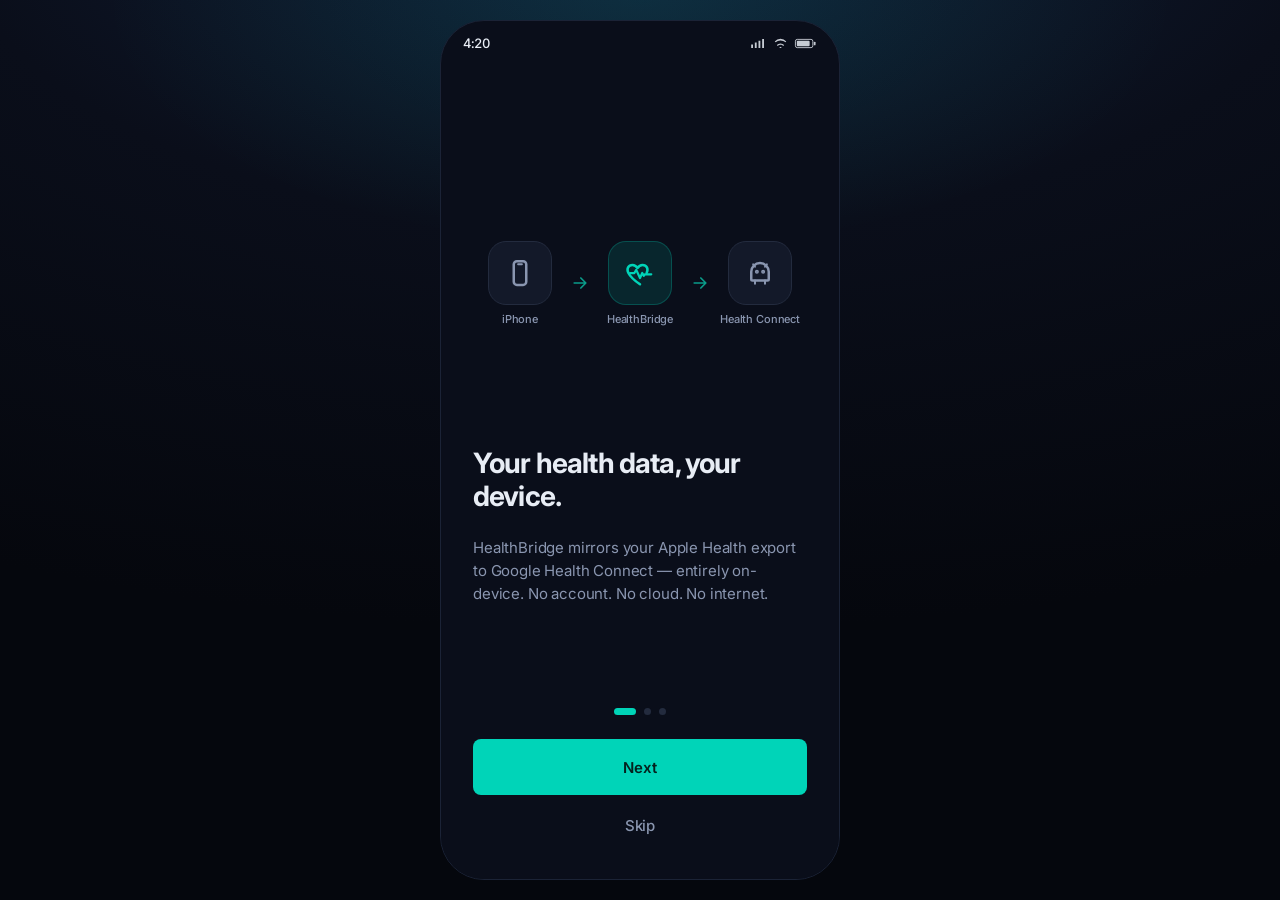
<file: index.html>
<!DOCTYPE html>
<html lang="en">
<head>
  <meta charset="UTF-8" />
  <meta http-equiv="refresh" content="0; url=./web-prototype/" />
  <title>HealthBridge</title>
  <link rel="canonical" href="./web-prototype/" />
  <style>
    html,body{height:100%;margin:0;background:#0A0E1A;color:#8A96B0;
      font-family:-apple-system,Segoe UI,Roboto,sans-serif;display:grid;place-items:center}
    a{color:#00D4B8;text-decoration:none}
  </style>
</head>
<body>
  <p>Opening HealthBridge… &nbsp;<a href="./web-prototype/">Tap here if it doesn’t redirect.</a></p>
  <script>location.replace('./web-prototype/');</script>
</body>
</html>
</file>
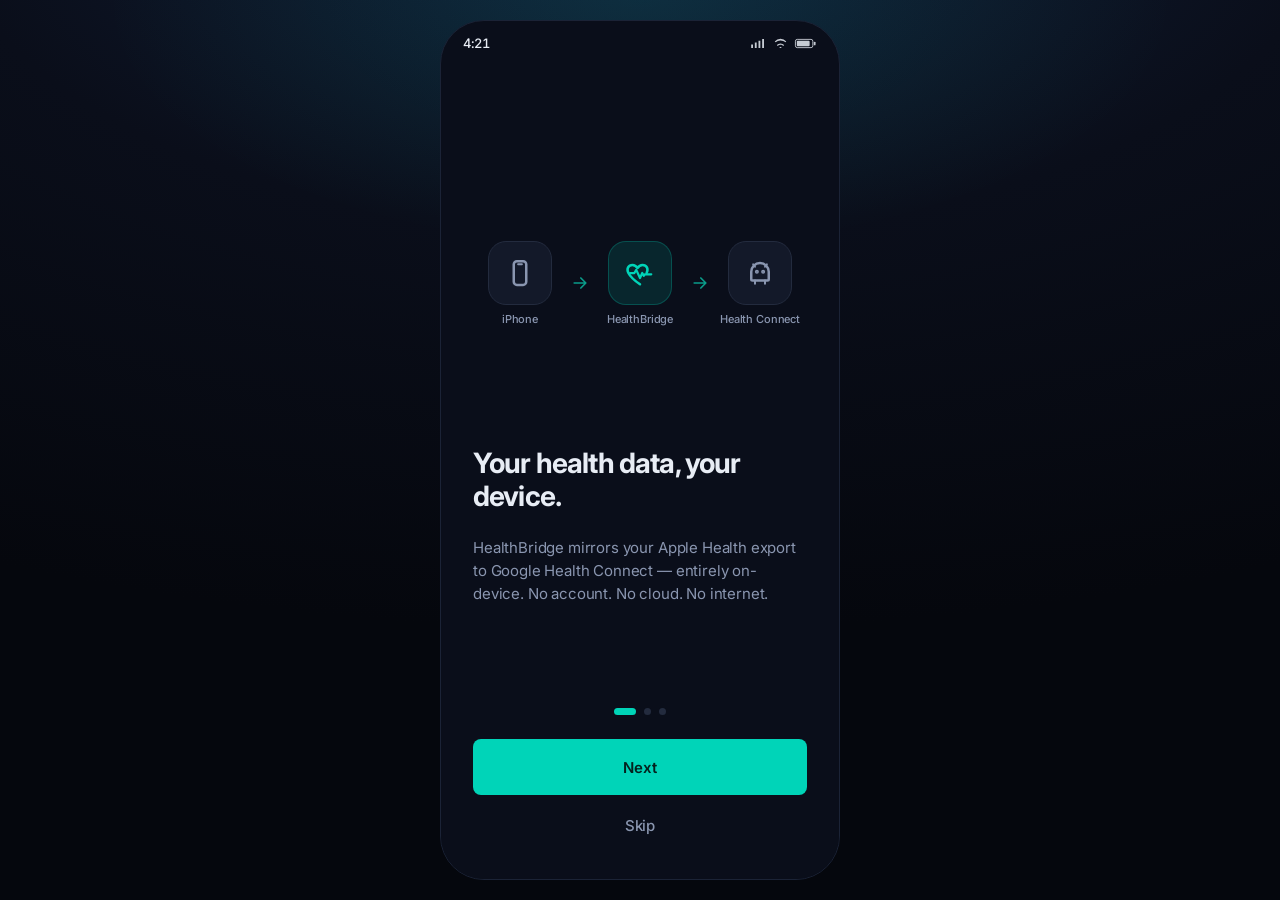
<file: web-prototype/index.html>
<!DOCTYPE html>
<html lang="en">
<head>
  <meta charset="UTF-8" />
  <meta name="viewport" content="width=device-width, initial-scale=1.0, maximum-scale=1.0, user-scalable=no" />
  <meta name="theme-color" content="#0A0E1A" />
  <title>HealthBridge</title>

  <!-- PWA: installable + offline (matches the app's no-network design) -->
  <link rel="manifest" href="manifest.webmanifest" />
  <link rel="icon" href="icons/favicon-32.png" sizes="32x32" />
  <link rel="apple-touch-icon" href="icons/apple-touch-icon.png" />
  <meta name="mobile-web-app-capable" content="yes" />
  <meta name="apple-mobile-web-app-capable" content="yes" />
  <meta name="apple-mobile-web-app-status-bar-style" content="black-translucent" />
  <meta name="apple-mobile-web-app-title" content="HealthBridge" />

  <!-- Inter for labels/headers/body, Roboto Mono for data values (per PRD typography roles) -->
  <link rel="preconnect" href="https://fonts.googleapis.com" />
  <link rel="preconnect" href="https://fonts.gstatic.com" crossorigin />
  <link href="https://fonts.googleapis.com/css2?family=Inter:wght@400;500;600;700&family=Roboto+Mono:wght@400;500;600&display=swap" rel="stylesheet" />

  <link rel="stylesheet" href="styles.css" />
</head>
<body>
  <!-- Ambient deep-navy field behind the device, per PRD: "linear gradients of deep navy to near-black" -->
  <div class="ambient" aria-hidden="true"></div>

  <!-- The device. On desktop it reads as a phone; on mobile it fills the screen.
       (No role="application" — that suppresses the screen-reader virtual cursor.) -->
  <div class="device" aria-label="HealthBridge">
    <!-- Faux Android status bar — decorative chrome, hidden from assistive tech. -->
    <div class="statusbar" aria-hidden="true">
      <span class="statusbar__time" id="sb-time">9:41</span>
      <span class="statusbar__icons">
        <svg viewBox="0 0 18 12" width="17" height="11" aria-hidden="true"><path d="M1 11h2V7H1v4zm4 0h2V5H5v6zm4 0h2V3H9v8zm4 0h2V1h-2v10z" fill="currentColor"/></svg>
        <svg viewBox="0 0 16 12" width="15" height="11" aria-hidden="true"><path d="M8 2.6c2 0 3.9.8 5.3 2.1l1-1A9 9 0 0 0 8 .9 9 9 0 0 0 1.7 3.7l1 1A7.4 7.4 0 0 1 8 2.6zM4 7.7l1 1A4.3 4.3 0 0 1 8 7.4c1.1 0 2.2.4 3 1.3l1-1A5.7 5.7 0 0 0 8 6 5.7 5.7 0 0 0 4 7.7zM8 9.6 9.5 11 8 11 6.5 11 8 9.6z" fill="currentColor"/></svg>
        <svg viewBox="0 0 24 12" width="23" height="11" aria-hidden="true"><rect x="1" y="1.5" width="19" height="9" rx="2" stroke="currentColor" fill="none"/><rect x="2.5" y="3" width="14" height="6" rx="1" fill="currentColor"/><rect x="21" y="4" width="2" height="4" rx="1" fill="currentColor"/></svg>
      </span>
    </div>

    <!-- Screens are rendered into the stage by the router. The active screen's <h1>
         names the view; this is the main landmark. -->
    <main class="stage" id="stage"></main>

    <!-- Bottom-sheet host (settings confirmations, file picker). Inert until opened. -->
    <div class="sheet-host" id="sheet-host" aria-hidden="true"></div>

    <!-- Toast host — a polite status region. -->
    <div class="toast-host" id="toast-host" role="status" aria-live="polite" aria-atomic="true"></div>

    <!-- Route/progress announcer: navigation + pipeline milestones for screen readers. -->
    <div id="route-announcer" class="sr-only" role="status" aria-live="polite" aria-atomic="true"></div>
  </div>

  <!-- Plain scripts (no build step, no ES-module CORS issues) sharing a global HB namespace -->
  <script src="data.js"></script>
  <script src="icons.js"></script>
  <script src="app.js"></script>
  <script src="screens.js"></script>
  <script>
    HB.boot();
    // register the offline service worker only when hosted (SW is unavailable on file://)
    if ('serviceWorker' in navigator && location.protocol.startsWith('http')) {
      window.addEventListener('load', () => navigator.serviceWorker.register('sw.js').catch(() => {}));
    }
  </script>
</body>
</html>
</file>
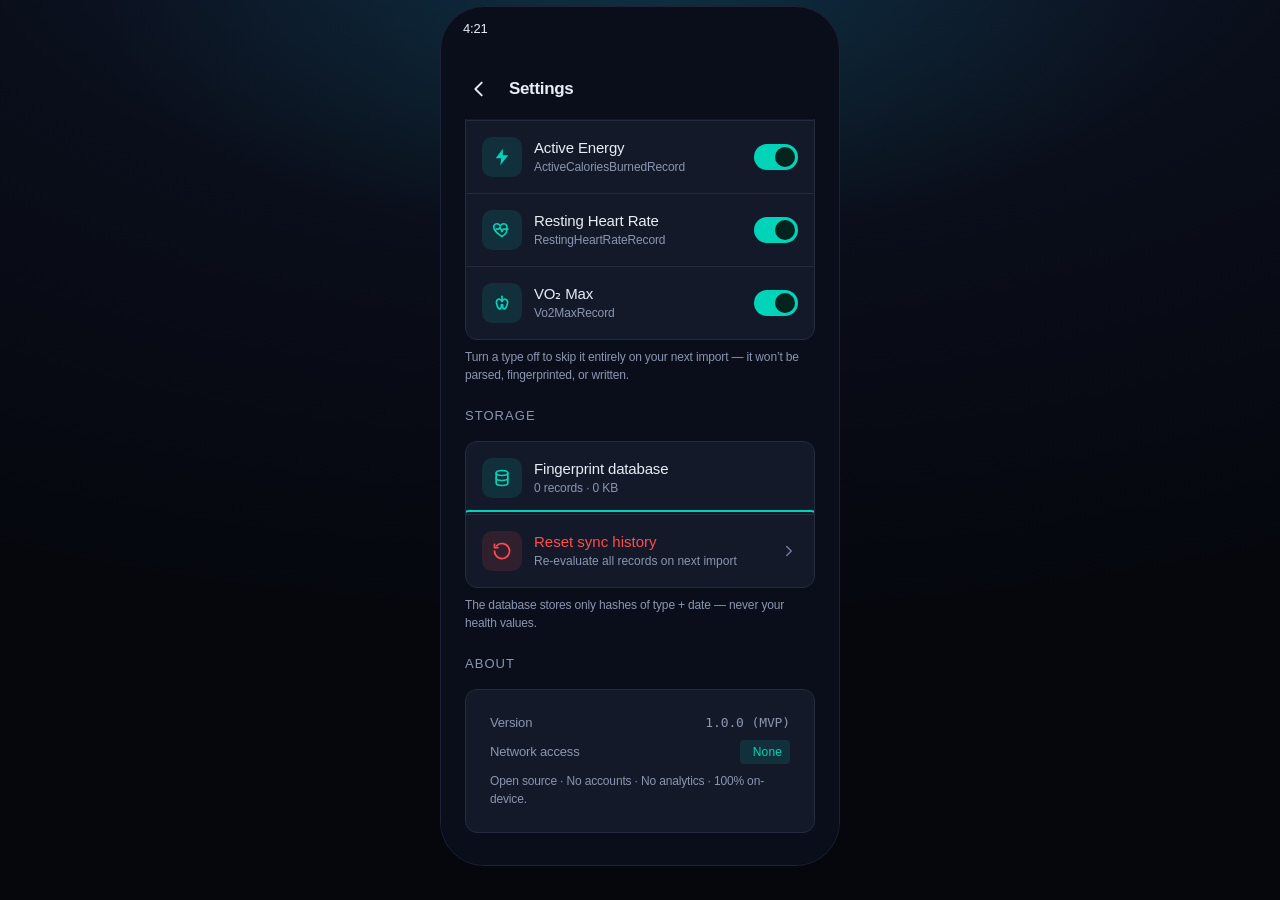
<file: web-prototype/a11ycheck.html>
<!DOCTYPE html>
<html lang="en">
<head>
  <meta charset="UTF-8" />
  <title>A11Y pending</title>
  <link rel="stylesheet" href="styles.css" />
</head>
<body>
  <div class="ambient"></div>
  <div class="device" aria-label="HealthBridge">
    <div class="statusbar" aria-hidden="true"><span id="sb-time">9:41</span></div>
    <main class="stage" id="stage"></main>
    <div class="sheet-host" id="sheet-host" aria-hidden="true"></div>
    <div class="toast-host" id="toast-host" role="status" aria-live="polite"></div>
    <div id="route-announcer" class="sr-only" role="status" aria-live="polite"></div>
  </div>

  <script src="data.js"></script>
  <script src="icons.js"></script>
  <script src="app.js"></script>
  <script src="screens.js"></script>
  <script>
  (function () {
    const fails = [], log = [];
    const ok = (name, cond) => { if (cond) log.push('OK ' + name); else fails.push('FAIL ' + name); };
    const active = () => document.querySelector('#stage .screen.active');
    function waitFor(desc, pred, then, t) {
      const s = performance.now();
      const iv = setInterval(() => {
        let v = false; try { v = pred(); } catch (e) {}
        if (v) { clearInterval(iv); then(); }
        else if (performance.now() - s > (t || 4000)) { clearInterval(iv); fails.push('TIMEOUT ' + desc); finish(); }
      }, 40);
    }
    function finish() {
      const pass = fails.length === 0;
      document.title = 'A11Y ' + (pass ? 'PASS' : 'FAIL') + ' checks=' + (log.length + fails.length) +
        ' fails=' + fails.length + (fails.length ? ' :: ' + fails.join(' | ') : '');
      const d = document.createElement('div'); d.id = 'a11y-result'; d.textContent = document.title;
      document.body.appendChild(d);
    }

    HB.boot();
    // jump straight to Settings (has switches + the destructive confirm dialog)
    HB.engine.grantAllPermissions();
    HB.reset('settings');

    waitFor('settings ready', () => active() && active().dataset.screen === 'settings' && !HB.isAnimating(), () => {
      const scr = active();
      // --- static semantics ---
      ok('exactly one <h1> on screen', scr.querySelectorAll('h1').length === 1);
      ok('has section <h2> headings', scr.querySelectorAll('h2').length >= 2);
      ok('7 role=switch toggles', scr.querySelectorAll('input[role="switch"]').length === 7);
      ok('stage is <main> landmark', document.getElementById('stage').tagName.toLowerCase() === 'main');
      ok('route-announcer is a live region', (document.getElementById('route-announcer') || {}).getAttribute &&
        document.getElementById('route-announcer').getAttribute('aria-live') === 'polite');
      ok('decorative icons are aria-hidden', !!scr.querySelector('svg[aria-hidden="true"]'));

      // --- open the destructive confirm dialog (last settings row) ---
      const rows = scr.querySelectorAll('.slist .srow');
      const trigger = rows[rows.length - 1];
      trigger.focus();
      const triggerWasFocused = document.activeElement === trigger;
      trigger.click();

      waitFor('dialog open', () => document.getElementById('sheet-host').classList.contains('is-open'), () => {
        const sheet = document.querySelector('#sheet-host .sheet');
        ok('dialog has role=dialog', sheet && sheet.getAttribute('role') === 'dialog');
        ok('dialog is aria-modal', sheet && sheet.getAttribute('aria-modal') === 'true');
        ok('dialog labelled by title', sheet && !!sheet.getAttribute('aria-labelledby') &&
          !!document.getElementById(sheet.getAttribute('aria-labelledby')));
        ok('background <main> is inert', document.getElementById('stage').hasAttribute('inert'));
        ok('focus moved into dialog', sheet && sheet.contains(document.activeElement));

        // --- Escape should close + restore focus + un-inert ---
        document.dispatchEvent(new KeyboardEvent('keydown', { key: 'Escape', bubbles: true }));
        waitFor('dialog closed on Escape', () => !document.getElementById('sheet-host').classList.contains('is-open'), () => {
          ok('background no longer inert', !document.getElementById('stage').hasAttribute('inert'));
          ok('focus restored to trigger', triggerWasFocused && document.activeElement === trigger);
          // --- Tab focus trap: re-open and verify wrap ---
          trigger.click();
          waitFor('dialog reopen', () => document.getElementById('sheet-host').classList.contains('is-open'), () => {
            const sheet2 = document.querySelector('#sheet-host .sheet');
            const tabbables = HB._tabbable(sheet2);
            ok('dialog has focusable controls', tabbables.length >= 1);
            // focus last, Tab forward → should wrap to first
            const last = tabbables[tabbables.length - 1];
            last.focus();
            document.dispatchEvent(new KeyboardEvent('keydown', { key: 'Tab', bubbles: true }));
            ok('Tab wraps from last → first (focus stays trapped)', sheet2.contains(document.activeElement));
            HB._closeSheet && HB._closeSheet();
            setTimeout(finish, 200);
          });
        });
      });
    }, 6000);
  })();
  </script>
</body>
</html>
</file>
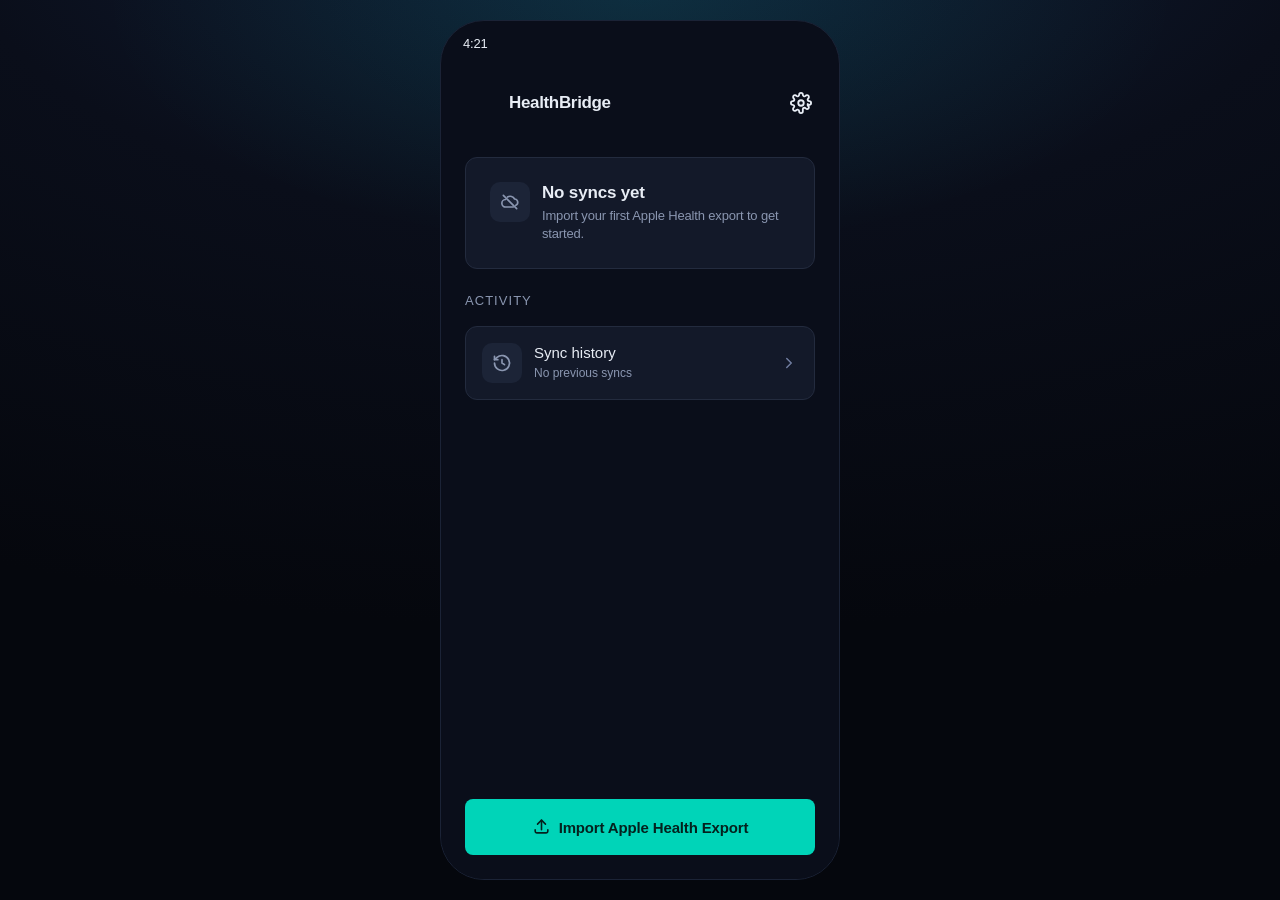
<file: web-prototype/selftest.html>
<!DOCTYPE html>
<html lang="en">
<head>
  <meta charset="UTF-8" />
  <meta name="viewport" content="width=device-width, initial-scale=1.0" />
  <title>SELFTEST pending</title>
  <link rel="stylesheet" href="styles.css" />
</head>
<body>
  <div class="ambient"></div>
  <main class="device">
    <div class="statusbar"><span class="statusbar__time" id="sb-time">9:41</span></div>
    <div class="stage" id="stage"></div>
    <div class="sheet-host" id="sheet-host"></div>
    <div class="toast-host" id="toast-host"></div>
  </main>

  <script src="data.js"></script>
  <script src="icons.js"></script>
  <script src="app.js"></script>
  <script src="screens.js"></script>
  <script>
  /* Drives the real app through the entire flow, exercising real click
     handlers, and reports any thrown/async errors via document.title. */
  (function () {
    const errs = [], log = [];
    window.addEventListener('error', e => errs.push('window.onerror: ' + (e.message || (e.error && e.error.message))));
    window.addEventListener('unhandledrejection', e => errs.push('unhandledrejection: ' + (e.reason && (e.reason.message || e.reason))));

    const $ = (sel, i = 0) => document.querySelectorAll(sel)[i];
    const active = () => document.querySelector('#stage .screen.active');
    const screenIs = n => { const el = active(); return el && el.dataset.screen === n; };
    // "ready" = on the screen AND its transition has settled (so HB.go won't be dropped)
    const ready = n => screenIs(n) && !HB.isAnimating();
    const click = (sel, i = 0) => { const el = $(sel, i); if (!el) throw new Error('missing element: ' + sel); el.click(); };

    function step(name, fn) { try { fn(); log.push('OK   ' + name); } catch (e) { errs.push('STEP ' + name + ': ' + e.message); } }

    // poll until pred() is true (virtual time advances under --virtual-time-budget)
    function waitFor(desc, pred, then, timeout) {
      const start = performance.now();
      const iv = setInterval(() => {
        let ok = false; try { ok = pred(); } catch (e) {}
        if (ok) { clearInterval(iv); then(); }
        else if (performance.now() - start > (timeout || 4000)) { clearInterval(iv); errs.push('TIMEOUT waiting for: ' + desc + ' (on ' + (active() && active().dataset.screen) + ')'); finish(); }
      }, 40);
    }

    function finish() {
      const ok = errs.length === 0;
      document.title = 'SELFTEST ' + (ok ? 'PASS' : 'FAIL') + ' steps=' + log.length + ' errors=' + errs.length + (errs.length ? ' :: ' + errs.join(' || ') : '');
      const box = document.createElement('div');
      box.id = 'selftest-result';
      box.setAttribute('data-pass', ok ? '1' : '0');
      box.textContent = document.title;
      document.body.appendChild(box);
    }

    // ---- the scripted journey ----
    function run() {
      HB.boot(); // → onboarding
      waitFor('onboarding', () => screenIs('onboarding'), () => {
        step('onboarding next 1', () => click('.ob .btn--primary'));
        setTimeout(() => {
          step('onboarding next 2', () => click('.ob .btn--primary'));
          setTimeout(() => {
            step('onboarding grant', () => click('.ob .btn--primary'));
            afterHome();
          }, 300);
        }, 300);
      });
    }

    function afterHome() {
      waitFor('home', () => ready('home'), () => {
        step('home → import', () => click('.screen__footer .btn--primary'));
        waitFor('import', () => ready('import'), () => {
          step('open file picker', () => click('.dropzone'));
          waitFor('picker sheet', () => document.getElementById('sheet-host').classList.contains('is-open'), () => {
            step('select valid file', () => click('#sheet-host .srow', 0)); // main export
            waitFor('cta enabled', () => { const b = $('.screen__footer .btn--primary'); return b && !b.disabled; }, () => {
              step('start processing', () => click('.screen__footer .btn--primary'));
              waitFor('processing', () => ready('processing'), () => {
                // processing auto-advances (~5.2s) → delta
                waitFor('delta', () => ready('delta'), afterDelta, 12000);
              });
            });
          });
        });
      });
    }

    function afterDelta() {
      step('expand delta row', () => click('.drow'));
      setTimeout(() => {
        step('collapse delta row', () => click('.drow'));
        step('delta → writing', () => click('.screen__footer .btn--primary'));
        waitFor('writing', () => ready('writing'), () => {
          waitFor('write complete (Done enabled)', () => { const b = $('.screen__footer .btn--primary'); return b && !b.disabled; }, () => {
            step('writing → home (Done)', () => click('.screen__footer .btn--primary'));
            waitFor('home (post-sync)', () => ready('home'), () => {
              step('home → history', () => click('.slist .srow'));
              waitFor('history', () => ready('history'), () => {
                step('expand history row', () => click('.drow'));
                afterSettings();
              });
            });
          }, 6000);
        });
      }, 250);
    }

    function afterSettings() {
      // jump to settings and exercise toggles + destructive reset sheet
      step('go settings', () => HB.go('settings'));
      waitFor('settings', () => ready('settings'), () => {
        step('toggle a data type', () => { const cb = $('.switch input'); cb.checked = !cb.checked; cb.dispatchEvent(new Event('change')); });
        step('open reset confirm', () => { const rows = document.querySelectorAll('.slist .srow'); rows[rows.length - 1].click(); });
        waitFor('reset sheet', () => document.getElementById('sheet-host').classList.contains('is-open'), () => {
          step('confirm reset (danger)', () => click('#sheet-host .btn--danger'));
          setTimeout(finish, 400);
        });
      });
    }

    run();
  })();
  </script>
</body>
</html>
</file>
<file: web-prototype/styles.css>
/* ============================================================================
   HealthBridge — Design System
   Tokens lifted verbatim from the PRD (Section 6). The aesthetic brief:
   "deep navy to near-black, single electric teal accent. A precision
   instrument, not a wellness app." No shadows anywhere — elevation is
   expressed only through surface-color steps.
   ========================================================================== */

:root {
  /* ---- Color (PRD §6) ---- */
  --bg:            #0A0E1A;   /* BackgroundDark */
  --surface:       #131929;   /* SurfaceDark — cards */
  --elevated:      #1C2437;   /* SurfaceElevated — sheets, pressed, inputs */
  --teal:          #00D4B8;   /* TealAccent — the only accent */
  --teal-dim:      #0A9C8A;
  --text:          #E8EDF5;   /* TextPrimary */
  --text-2:        #8A96B0;   /* TextSecondary — ~6:1 on --bg (WCAG AA) */
  --text-3:        #6E7B9E;   /* tertiary — lightened to ~4.6:1 on --bg for AA on small text */
  --error:         #FF4D4D;   /* ErrorRed */
  --divider:       #232B3E;   /* DividerColor */
  --warn:          #F5B544;

  /* teal at low alpha for fills/halos */
  --teal-08:       rgba(0, 212, 184, 0.08);
  --teal-12:       rgba(0, 212, 184, 0.12);
  --teal-16:       rgba(0, 212, 184, 0.16);
  --teal-24:       rgba(0, 212, 184, 0.24);

  /* ---- Type ---- */
  --sans: 'Inter', -apple-system, BlinkMacSystemFont, 'Segoe UI', Roboto, sans-serif;
  --mono: 'Roboto Mono', ui-monospace, 'SF Mono', Menlo, monospace;

  /* ---- Radius (PRD §6) ---- */
  --r-card: 12px;
  --r-btn:  8px;
  --r-chip: 4px;

  /* ---- Spacing scale (PRD §6: 4,8,12,16,24,32,48) ---- */
  --s1: 4px;  --s2: 8px;  --s3: 12px; --s4: 16px; --s6: 24px; --s8: 32px; --s12: 48px;

  /* ---- Motion ---- */
  --ease-std:    cubic-bezier(0.2, 0, 0, 1);     /* Material standard */
  --ease-decel:  cubic-bezier(0, 0, 0, 1);       /* entering */
  --ease-accel:  cubic-bezier(0.3, 0, 1, 1);     /* exiting */
  --dur-screen:  300ms;
  --dur-micro:   140ms;
}

/* ---- Reset ---- */
*, *::before, *::after { box-sizing: border-box; margin: 0; padding: 0; }
html, body { height: 100%; }
body {
  font-family: var(--sans);
  background: #05070D;
  color: var(--text);
  -webkit-font-smoothing: antialiased;
  text-rendering: optimizeLegibility;
  display: grid;
  place-items: center;
  overflow: hidden;
  letter-spacing: -0.01em;
}
button { font-family: inherit; color: inherit; background: none; border: none; cursor: pointer; }
input, textarea { font-family: inherit; }
::selection { background: var(--teal-24); color: var(--text); }

/* Ambient field behind the device */
.ambient {
  position: fixed; inset: 0; z-index: 0;
  background:
    radial-gradient(120% 80% at 50% -10%, #11203a 0%, #0A0E1A 45%, #05070D 100%);
}
.ambient::after {
  content: ''; position: absolute; inset: 0;
  background: radial-gradient(60% 40% at 50% 0%, rgba(0,212,184,0.10), transparent 70%);
}

/* ============================================================================
   Device frame
   ========================================================================== */
.device {
  position: relative; z-index: 1;
  width: 400px; height: 860px;
  max-height: 100vh;
  background: var(--bg);
  border-radius: 44px;
  border: 1px solid #1b2336;
  overflow: hidden;
  display: flex; flex-direction: column;
  isolation: isolate;
}
/* On a real phone, drop the frame and go full-bleed */
@media (max-width: 440px) {
  .device {
    width: 100vw; height: 100vh; max-height: none;
    border-radius: 0; border: none;
  }
}

.statusbar {
  height: 44px; flex: 0 0 44px;
  display: flex; align-items: center; justify-content: space-between;
  padding: 0 22px;
  color: var(--text);
  font: 500 13px/1 var(--sans);
  position: relative; z-index: 5;
}
.statusbar__time { font-variant-numeric: tabular-nums; }
.statusbar__icons { display: flex; align-items: center; gap: 6px; opacity: 0.85; }

/* The stage holds the absolutely-positioned screens for transitions */
.stage {
  position: relative; flex: 1 1 auto; overflow: hidden;
}

/* ============================================================================
   Screen + shared-axis (X) transitions
   ========================================================================== */
.screen {
  position: absolute; inset: 0;
  display: flex; flex-direction: column;
  background: var(--bg);
  overflow-x: clip;
  will-change: transform, opacity;
}
.screen__body {
  flex: 1 1 auto; overflow-y: auto; overflow-x: hidden;
  padding: var(--s6) var(--s6) var(--s8);
  -webkit-overflow-scrolling: touch;
  overscroll-behavior: contain;
}
.screen__body::-webkit-scrollbar { width: 0; }
.screen__body > * + * { margin-top: var(--s4); }
.screen__body.nopad { padding: 0; }
.sec-label { margin: var(--s6) 0 var(--s3) !important; }
.sec-label:first-child { margin-top: var(--s1) !important; }
.hint { font: 400 12px/1.5 var(--sans); color: var(--text-3); margin-top: var(--s2) !important; }

/* A docked footer for primary CTAs (sits above the home indicator) */
.screen__footer {
  flex: 0 0 auto;
  padding: var(--s4) var(--s6) calc(var(--s6) + env(safe-area-inset-bottom, 6px));
  background: linear-gradient(to top, var(--bg) 60%, transparent);
  display: flex; flex-direction: column; gap: var(--s3);
}

/* transition states (driven by app.js) */
.screen.enter-right { transform: translateX(36px); opacity: 0; }
.screen.enter-left  { transform: translateX(-36px); opacity: 0; }
.screen.active      { transform: translateX(0); opacity: 1;
                      transition: transform var(--dur-screen) var(--ease-decel),
                                  opacity calc(var(--dur-screen) * 0.7) linear; }
.screen.exit-left   { transform: translateX(-36px); opacity: 0;
                      transition: transform var(--dur-screen) var(--ease-accel),
                                  opacity calc(var(--dur-screen) * 0.6) linear; }
.screen.exit-right  { transform: translateX(36px); opacity: 0;
                      transition: transform var(--dur-screen) var(--ease-accel),
                                  opacity calc(var(--dur-screen) * 0.6) linear; }

/* ============================================================================
   App bar
   ========================================================================== */
.appbar {
  flex: 0 0 auto;
  display: flex; align-items: center; gap: var(--s2);
  padding: var(--s4) var(--s4) var(--s2);
  min-height: 56px;
}
.appbar__title {
  font: 600 17px/1.2 var(--sans);
  letter-spacing: -0.02em;
  flex: 1 1 auto;
}
.appbar__btn {
  width: 44px; height: 44px; flex: 0 0 44px;   /* >=44px touch target (WCAG 2.5.5) */
  display: grid; place-items: center;
  border-radius: 999px; color: var(--text);
  transition: background var(--dur-micro) var(--ease-std);
}
.appbar__btn:active { background: var(--elevated); }
.appbar__btn svg { width: 22px; height: 22px; }
.appbar__btn--spacer { visibility: hidden; }

/* ============================================================================
   Typography helpers
   ========================================================================== */
.h1 { font: 700 28px/1.15 var(--sans); letter-spacing: -0.03em; }
.h2 { font: 600 22px/1.2 var(--sans); letter-spacing: -0.02em; }
.h3 { font: 600 17px/1.25 var(--sans); letter-spacing: -0.01em; }
.lead { font: 400 15px/1.55 var(--sans); color: var(--text-2); }
.label { font: 500 13px/1.3 var(--sans); color: var(--text-2);
         text-transform: uppercase; letter-spacing: 0.08em; }
.caption { font: 400 13px/1.4 var(--sans); color: var(--text-2); }
.mono { font-family: var(--mono); font-variant-numeric: tabular-nums; letter-spacing: -0.01em; }
.data { font-family: var(--mono); font-weight: 500; font-variant-numeric: tabular-nums; }
.teal { color: var(--teal); }
.muted { color: var(--text-2); }
.dim { color: var(--text-3); }
.err { color: var(--error); }

/* ============================================================================
   Buttons
   ========================================================================== */
.btn {
  position: relative;
  height: 56px; padding: 0 var(--s6);
  border-radius: var(--r-btn);
  font: 600 15px/1 var(--sans); letter-spacing: -0.01em;
  display: inline-flex; align-items: center; justify-content: center; gap: var(--s2);
  transition: transform var(--dur-micro) var(--ease-std), background var(--dur-micro) var(--ease-std), opacity var(--dur-micro);
  user-select: none; -webkit-tap-highlight-color: transparent;
  overflow: hidden;
}
.btn:active { transform: scale(0.975); }
.btn--block { width: 100%; }
.btn svg { width: 19px; height: 19px; }

.btn--primary { background: var(--teal); color: #04221E; }
.btn--primary:active { background: #00C2A8; }
.btn--primary:disabled { background: var(--elevated); color: var(--text-3); transform: none; cursor: default; }

.btn--ghost { background: var(--elevated); color: var(--text); }
.btn--ghost:active { background: #232c44; }

.btn--text { height: 44px; background: none; color: var(--text-2); font-weight: 500; }
.btn--text:active { color: var(--text); transform: none; }

.btn--danger { background: rgba(255,77,77,0.12); color: var(--error); }
.btn--danger:active { background: rgba(255,77,77,0.2); }

/* ripple */
.ripple { position: absolute; border-radius: 50%; transform: scale(0);
  background: rgba(255,255,255,0.18); pointer-events: none; animation: ripple 520ms var(--ease-std); }
.btn--primary .ripple { background: rgba(4,34,30,0.22); }
@keyframes ripple { to { transform: scale(2.4); opacity: 0; } }

/* ============================================================================
   Cards / surfaces
   ========================================================================== */
.card {
  background: var(--surface);
  border: 1px solid var(--divider);
  border-radius: var(--r-card);
  padding: var(--s4);
}
.card--pad { padding: var(--s6); }
.card--flush { padding: 0; overflow: hidden; }
.card--accent { border-color: var(--teal-24); background: linear-gradient(180deg, var(--teal-08), transparent 40%), var(--surface); }

.stack { display: flex; flex-direction: column; }
.stack > * + * { margin-top: var(--gap, var(--s4)); }
.row { display: flex; align-items: center; gap: var(--s3); }
.row--between { justify-content: space-between; }
.grow { flex: 1 1 auto; min-width: 0; }
.spacer-4 { height: var(--s4); } .spacer-6 { height: var(--s6); } .spacer-8 { height: var(--s8); }

/* ============================================================================
   Banner (last sync)
   ========================================================================== */
.banner { display: flex; align-items: center; gap: var(--s3); }
.banner__dot { width: 8px; height: 8px; border-radius: 50%; background: var(--teal); flex: 0 0 8px;
  box-shadow: 0 0 0 0 var(--teal-24); animation: pulse 2.4s var(--ease-std) infinite; }
@keyframes pulse { 0%{box-shadow:0 0 0 0 var(--teal-24);} 70%{box-shadow:0 0 0 7px transparent;} 100%{box-shadow:0 0 0 0 transparent;} }

/* ============================================================================
   Summary metric cards (Home)
   ========================================================================== */
.metrics { display: grid; grid-template-columns: repeat(3, minmax(0, 1fr)); gap: var(--s3); }
.metric {
  min-width: 0;
  background: var(--surface); border: 1px solid var(--divider);
  border-radius: var(--r-card); padding: var(--s4) 10px;
  display: flex; flex-direction: column; gap: var(--s1);
}
.metric__value { font: 600 22px/1 var(--mono); color: var(--text); font-variant-numeric: tabular-nums;
  letter-spacing: -0.03em; white-space: nowrap; }
.metric__label { font: 500 11px/1.2 var(--sans); color: var(--text-2);
  text-transform: uppercase; letter-spacing: 0.06em; }
.metric__icon { color: var(--teal); margin-bottom: var(--s1); }
.metric__icon svg { width: 18px; height: 18px; }

/* ============================================================================
   Data-type rows (Delta review, History, Settings, Processing)
   ========================================================================== */
.drow {
  display: flex; align-items: center; gap: var(--s3);
  padding: var(--s4); width: 100%; text-align: left;
  border-bottom: 1px solid var(--divider);
  transition: background var(--dur-micro);
}
.drow:last-child { border-bottom: none; }
.drow:active { background: var(--elevated); }
.drow__icon {
  width: 40px; height: 40px; flex: 0 0 40px; border-radius: 10px;
  display: grid; place-items: center;
  background: var(--teal-12); color: var(--teal);
}
.drow__icon svg { width: 20px; height: 20px; }
.drow__icon--muted { background: var(--elevated); color: var(--text-2); }
.drow__main { flex: 1 1 auto; min-width: 0; }
.drow__title { font: 500 15px/1.3 var(--sans); color: var(--text); }
.drow__sub { font: 400 12px/1.4 var(--mono); color: var(--text-2); margin-top: 2px; }
.drow__count { font: 600 17px/1 var(--mono); color: var(--teal); font-variant-numeric: tabular-nums; }
.drow__count--zero { color: var(--text-3); }
.drow__chev { color: var(--text-3); transition: transform var(--dur-micro) var(--ease-std); flex: 0 0 auto; }
.drow__chev svg { width: 18px; height: 18px; display: block; }
.drow[aria-expanded="true"] .drow__chev { transform: rotate(90deg); color: var(--text-2); }

/* expandable detail */
.detail { overflow: hidden; height: 0; transition: height var(--dur-screen) var(--ease-std); background: #0d121f; }
.detail__inner { padding: var(--s2) var(--s4) var(--s4); }
.ditem { display: flex; align-items: baseline; justify-content: space-between; gap: var(--s3);
  padding: var(--s3) 0; border-bottom: 1px solid var(--divider); }
.ditem:last-child { border-bottom: none; }
.ditem__name { font: 500 14px/1.3 var(--sans); }
.ditem__meta { font: 400 12px/1.4 var(--mono); color: var(--text-2); }
.ditem__val  { font: 500 13px/1 var(--mono); color: var(--text-2); white-space: nowrap; }

/* ============================================================================
   Chips / badges
   ========================================================================== */
.chip {
  display: inline-flex; align-items: center; gap: 5px;
  height: 24px; padding: 0 8px; border-radius: var(--r-chip);
  font: 500 12px/1 var(--sans); letter-spacing: 0.01em;
  background: var(--elevated); color: var(--text-2);
}
.chip--ok { background: var(--teal-12); color: var(--teal); }
.chip--err { background: rgba(255,77,77,0.12); color: var(--error); }
.chip--warn { background: rgba(245,181,68,0.12); color: var(--warn); }
.chip__dot { width: 6px; height: 6px; border-radius: 50%; background: currentColor; }

/* ============================================================================
   Progress + stepper (Processing, Writing)
   ========================================================================== */
.progress { height: 6px; border-radius: 999px; background: var(--elevated); overflow: hidden; }
.progress__bar { height: 100%; width: 0; border-radius: 999px; background: var(--teal);
  transition: width 300ms var(--ease-std); }
.progress--indef .progress__bar { width: 35%; animation: indef 1.1s var(--ease-std) infinite; }
@keyframes indef { 0%{margin-left:-35%;} 100%{margin-left:100%;} }

.stepper { display: flex; flex-direction: column; gap: 0; }
.step { display: flex; gap: var(--s4); }
.step__rail { display: flex; flex-direction: column; align-items: center; flex: 0 0 24px; }
.step__node {
  width: 24px; height: 24px; border-radius: 50%; flex: 0 0 24px;
  display: grid; place-items: center;
  border: 2px solid var(--divider); color: var(--text-3);
  background: var(--bg); transition: all var(--dur-screen) var(--ease-std);
  font: 600 11px/1 var(--mono);
}
.step__line { width: 2px; flex: 1 1 auto; background: var(--divider); margin: 4px 0; min-height: 24px;
  transition: background var(--dur-screen); }
.step:last-child .step__line { display: none; }
.step__body { padding-bottom: var(--s6); flex: 1 1 auto; min-width: 0; }
.step__title { font: 600 15px/1.3 var(--sans); color: var(--text-3); transition: color var(--dur-screen); }
.step__detail { font: 400 13px/1.5 var(--mono); color: var(--text-3); margin-top: var(--s1); min-height: 18px; transition: color var(--dur-screen); }

.step.is-active .step__node { border-color: var(--teal); color: var(--teal); }
.step.is-active .step__title { color: var(--text); }
.step.is-active .step__detail { color: var(--text-2); }
.step.is-done .step__node { background: var(--teal); border-color: var(--teal); color: #04221E; }
.step.is-done .step__title { color: var(--text-2); }
.step.is-done .step__line { background: var(--teal); }

/* live counter big number */
.counter { font: 600 40px/1 var(--mono); color: var(--text); font-variant-numeric: tabular-nums; letter-spacing: -0.02em; }

/* dedup result preview rows inside processing */
.preview-row { display: flex; align-items: center; justify-content: space-between; gap: var(--s3);
  padding: var(--s3) 0; border-bottom: 1px solid var(--divider); opacity: 0; transform: translateY(6px);
  animation: rowIn 360ms var(--ease-decel) forwards; }
.preview-row:last-child { border-bottom: none; }
@keyframes rowIn { to { opacity: 1; transform: none; } }
.preview-row__name { font: 500 14px/1.3 var(--sans); }
.preview-row__nums { font: 500 13px/1 var(--mono); color: var(--text-2); }
.preview-row__new { color: var(--teal); }

/* ============================================================================
   Toggle switch (Settings)
   ========================================================================== */
.switch { position: relative; width: 44px; height: 26px; flex: 0 0 44px; }
.switch input { position: absolute; opacity: 0; width: 100%; height: 100%; margin: 0; cursor: pointer; }
.switch__track { position: absolute; inset: 0; border-radius: 999px; background: var(--elevated);
  transition: background var(--dur-micro) var(--ease-std); }
.switch__thumb { position: absolute; top: 3px; left: 3px; width: 20px; height: 20px; border-radius: 50%;
  background: var(--text-2); transition: transform var(--dur-micro) var(--ease-std), background var(--dur-micro); }
.switch input:checked ~ .switch__track { background: var(--teal); }
.switch input:checked ~ .switch__thumb { transform: translateX(18px); background: #04221E; }

/* settings list */
.slist { background: var(--surface); border: 1px solid var(--divider); border-radius: var(--r-card); overflow: hidden; }
.srow { display: flex; align-items: center; gap: var(--s3); padding: var(--s4); border-bottom: 1px solid var(--divider); width: 100%; text-align: left; }
.srow:last-child { border-bottom: none; }
.srow__main { flex: 1 1 auto; min-width: 0; }
.srow__title { font: 500 15px/1.3 var(--sans); }
.srow__sub { font: 400 12px/1.4 var(--sans); color: var(--text-2); margin-top: 2px; }

/* ============================================================================
   Inputs / file meta
   ========================================================================== */
.dropzone {
  border: 1.5px dashed var(--divider); border-radius: var(--r-card);
  background: var(--surface);
  padding: var(--s12) var(--s6); text-align: center;
  display: flex; flex-direction: column; align-items: center; gap: var(--s4);
  transition: border-color var(--dur-micro), background var(--dur-micro);
}
.dropzone:active { border-color: var(--teal); background: var(--teal-08); }
.dropzone__icon { width: 56px; height: 56px; border-radius: 16px; background: var(--teal-12); color: var(--teal); display: grid; place-items: center; }
.dropzone__icon svg { width: 28px; height: 28px; }

.filecard { display: flex; align-items: center; gap: var(--s4); }
.filecard__icon { width: 48px; height: 48px; flex: 0 0 48px; border-radius: 10px; background: var(--teal-12); color: var(--teal); display: grid; place-items: center; }
.filecard__icon svg { width: 24px; height: 24px; }

.inline-error {
  display: flex; gap: var(--s3); align-items: flex-start;
  padding: var(--s4); border-radius: var(--r-btn);
  background: rgba(255,77,77,0.08); border: 1px solid rgba(255,77,77,0.24);
  color: var(--error);
}
.inline-error svg { width: 20px; height: 20px; flex: 0 0 20px; margin-top: 1px; }
.inline-error p { font: 400 13px/1.5 var(--sans); color: #ffb3b3; }

/* ============================================================================
   Empty state
   ========================================================================== */
.empty { display: flex; flex-direction: column; align-items: center; text-align: center;
  gap: var(--s4); padding: var(--s12) var(--s6); }
.empty__icon { width: 64px; height: 64px; border-radius: 18px; background: var(--surface);
  border: 1px solid var(--divider); display: grid; place-items: center; color: var(--text-3); }
.empty__icon svg { width: 30px; height: 30px; }

/* ============================================================================
   Success checkmark (Writing complete)
   ========================================================================== */
.success { display: flex; flex-direction: column; align-items: center; text-align: center; gap: var(--s6); }
.check {
  width: 96px; height: 96px; border-radius: 50%;
  background: var(--teal-12); display: grid; place-items: center;
  animation: checkPop 420ms var(--ease-decel) both;
}
@keyframes checkPop { 0%{transform: scale(0.6); opacity: 0;} 60%{transform: scale(1.05);} 100%{transform: scale(1); opacity:1;} }
.check svg { width: 48px; height: 48px; }
.check__path { stroke: var(--teal); stroke-width: 4; fill: none; stroke-linecap: round; stroke-linejoin: round;
  stroke-dasharray: 48; stroke-dashoffset: 48; animation: draw 420ms 240ms var(--ease-std) forwards; }
@keyframes draw { to { stroke-dashoffset: 0; } }

/* ============================================================================
   Onboarding
   ========================================================================== */
.ob { height: 100%; display: flex; flex-direction: column; }
.ob__slides { flex: 1 1 auto; position: relative; overflow: hidden; }
.ob__slide { position: absolute; inset: 0; display: flex; flex-direction: column; justify-content: center;
  padding: var(--s8) var(--s8); gap: var(--s6); opacity: 0; transform: translateX(40px);
  transition: opacity var(--dur-screen) var(--ease-std), transform var(--dur-screen) var(--ease-std); pointer-events: none; }
.ob__slide.is-current { opacity: 1; transform: none; pointer-events: auto; }
.ob__slide.is-past { transform: translateX(-40px); }
.ob__art { height: 280px; display: grid; place-items: center; }
.ob__dots { display: flex; gap: 8px; justify-content: center; padding: var(--s6) 0; }
.ob__dot { width: 7px; height: 7px; border-radius: 999px; background: var(--divider); transition: all var(--dur-screen) var(--ease-std); }
.ob__dot.is-on { width: 22px; background: var(--teal); }
.ob__foot { padding: 0 var(--s8) calc(var(--s8) + env(safe-area-inset-bottom, 0px)); display: flex; flex-direction: column; gap: var(--s2); }

/* onboarding flow diagram (slide 1) */
.flowdiag { display: flex; align-items: center; justify-content: center; gap: var(--s2); }
.flownode { display: flex; flex-direction: column; align-items: center; gap: var(--s2); width: 84px; }
.flownode__box { width: 64px; height: 64px; border-radius: 18px; display: grid; place-items: center;
  background: var(--surface); border: 1px solid var(--divider); color: var(--text-2); }
.flownode__box.is-hero { background: var(--teal-12); border-color: var(--teal-24); color: var(--teal); }
.flownode__box svg { width: 30px; height: 30px; }
.flownode__lbl { font: 500 11px/1.2 var(--sans); color: var(--text-2); text-align: center; }
.flowarrow { color: var(--teal-dim); }
.flowarrow svg { width: 20px; height: 20px; display: block; }

/* numbered export steps (slide 2) */
.steps-list { display: flex; flex-direction: column; gap: var(--s4); }
.steps-list__item { display: flex; gap: var(--s4); align-items: flex-start; }
.steps-list__num { width: 28px; height: 28px; flex: 0 0 28px; border-radius: 50%;
  background: var(--teal-12); color: var(--teal); display: grid; place-items: center;
  font: 600 13px/1 var(--mono); }
.steps-list__txt { font: 400 14px/1.5 var(--sans); color: var(--text); padding-top: 4px; }
.steps-list__txt b { font-weight: 600; }

/* permission rows (slide 3) */
.permgrid { display: flex; flex-wrap: wrap; gap: var(--s2); justify-content: center; }
.permpill { display: inline-flex; align-items: center; gap: 6px; height: 32px; padding: 0 12px;
  border-radius: 999px; background: var(--surface); border: 1px solid var(--divider);
  font: 500 12px/1 var(--sans); color: var(--text-2); }
.permpill svg { width: 14px; height: 14px; color: var(--teal); }

/* ============================================================================
   Bottom sheet (confirmations)
   ========================================================================== */
.sheet-host { position: absolute; inset: 0; z-index: 50; pointer-events: none; }
.sheet-host.is-open { pointer-events: auto; }
.scrim { position: absolute; inset: 0; background: rgba(3,5,10,0.6); opacity: 0;
  transition: opacity var(--dur-screen) var(--ease-std); }
.sheet-host.is-open .scrim { opacity: 1; }
.sheet { position: absolute; left: 0; right: 0; bottom: 0;
  background: var(--elevated); border-top-left-radius: 22px; border-top-right-radius: 22px;
  border-top: 1px solid var(--divider);
  padding: var(--s4) var(--s6) calc(var(--s6) + env(safe-area-inset-bottom, 0px));
  transform: translateY(100%); transition: transform var(--dur-screen) var(--ease-decel); }
.sheet-host.is-open .sheet { transform: none; }
.sheet__grip { width: 36px; height: 4px; border-radius: 999px; background: var(--divider); margin: 0 auto var(--s6); }
.sheet__title { font: 600 18px/1.3 var(--sans); margin-bottom: var(--s3); }
.sheet__body { font: 400 14px/1.6 var(--sans); color: var(--text-2); margin-bottom: var(--s6); }
.sheet__actions { display: flex; flex-direction: column; gap: var(--s3); }

/* ============================================================================
   Toast
   ========================================================================== */
.toast-host { position: absolute; left: 0; right: 0; bottom: 96px; z-index: 60;
  display: flex; flex-direction: column; align-items: center; gap: var(--s2); pointer-events: none; }
.toast { background: var(--elevated); border: 1px solid var(--divider); color: var(--text);
  border-radius: 999px; padding: 10px 18px; font: 500 13px/1.2 var(--sans);
  display: flex; align-items: center; gap: var(--s2);
  opacity: 0; transform: translateY(8px); animation: toastIn 200ms var(--ease-decel) forwards; }
.toast svg { width: 16px; height: 16px; color: var(--teal); }
@keyframes toastIn { to { opacity: 1; transform: none; } }
.toast.out { animation: toastOut 200ms var(--ease-accel) forwards; }
@keyframes toastOut { to { opacity: 0; transform: translateY(8px); } }

/* fade/raise helper for mounted content */
.mount > * { opacity: 0; transform: translateY(8px); animation: rowIn 400ms var(--ease-decel) forwards; }
.mount > *:nth-child(1){animation-delay:20ms} .mount > *:nth-child(2){animation-delay:60ms}
.mount > *:nth-child(3){animation-delay:100ms} .mount > *:nth-child(4){animation-delay:140ms}
.mount > *:nth-child(5){animation-delay:180ms} .mount > *:nth-child(6){animation-delay:220ms}
.mount > *:nth-child(7){animation-delay:260ms} .mount > *:nth-child(8){animation-delay:300ms}

/* ============================================================================
   Accessibility
   ========================================================================== */

/* Screen-reader-only: present to AT, visually hidden (the standard a11y clip). */
.sr-only {
  position: absolute !important;
  width: 1px; height: 1px;
  padding: 0; margin: -1px;
  overflow: hidden; clip: rect(0, 0, 0, 0);
  white-space: nowrap; border: 0;
}

/* Visible keyboard focus (WCAG 2.4.7). Only for keyboard users via :focus-visible,
   so pointer taps stay clean. A teal ring reads clearly on the dark surfaces. */
:focus { outline: none; }
:focus-visible {
  outline: 2px solid var(--teal);
  outline-offset: 2px;
  border-radius: 3px;
}
.btn:focus-visible,
.drow:focus-visible,
.srow:focus-visible,
.dropzone:focus-visible,
.permpill:focus-visible,
.ob__dot:focus-visible {
  outline: 2px solid var(--teal);
  outline-offset: 3px;
}
/* The visually-hidden checkbox drives the styled switch: surface its focus ring on the track. */
.switch input:focus-visible ~ .switch__track {
  outline: 2px solid var(--teal);
  outline-offset: 2px;
}
/* Programmatic focus targets (screen <h1>s, the dialog container) receive focus on
   navigation/open so AT lands there — but they're not keyboard-tabbable, so suppress the
   ring. Real interactive controls aren't tabindex="-1", so they keep their :focus-visible ring. */
[tabindex="-1"]:focus,
[tabindex="-1"]:focus-visible { outline: none; }

/* Hints carry real information, so meet AA contrast (route to secondary, not tertiary). */
.hint { color: var(--text-2); }

/* Honor reduced-transparency / forced-colors gracefully. */
@media (forced-colors: active) {
  .btn, .card, .drow, .srow, .chip, .switch__track { border: 1px solid currentColor; }
  :focus-visible { outline: 2px solid Highlight; }
}

@media (prefers-reduced-motion: reduce) {
  * { animation-duration: 0.001ms !important; transition-duration: 0.001ms !important; }
}
</file>
